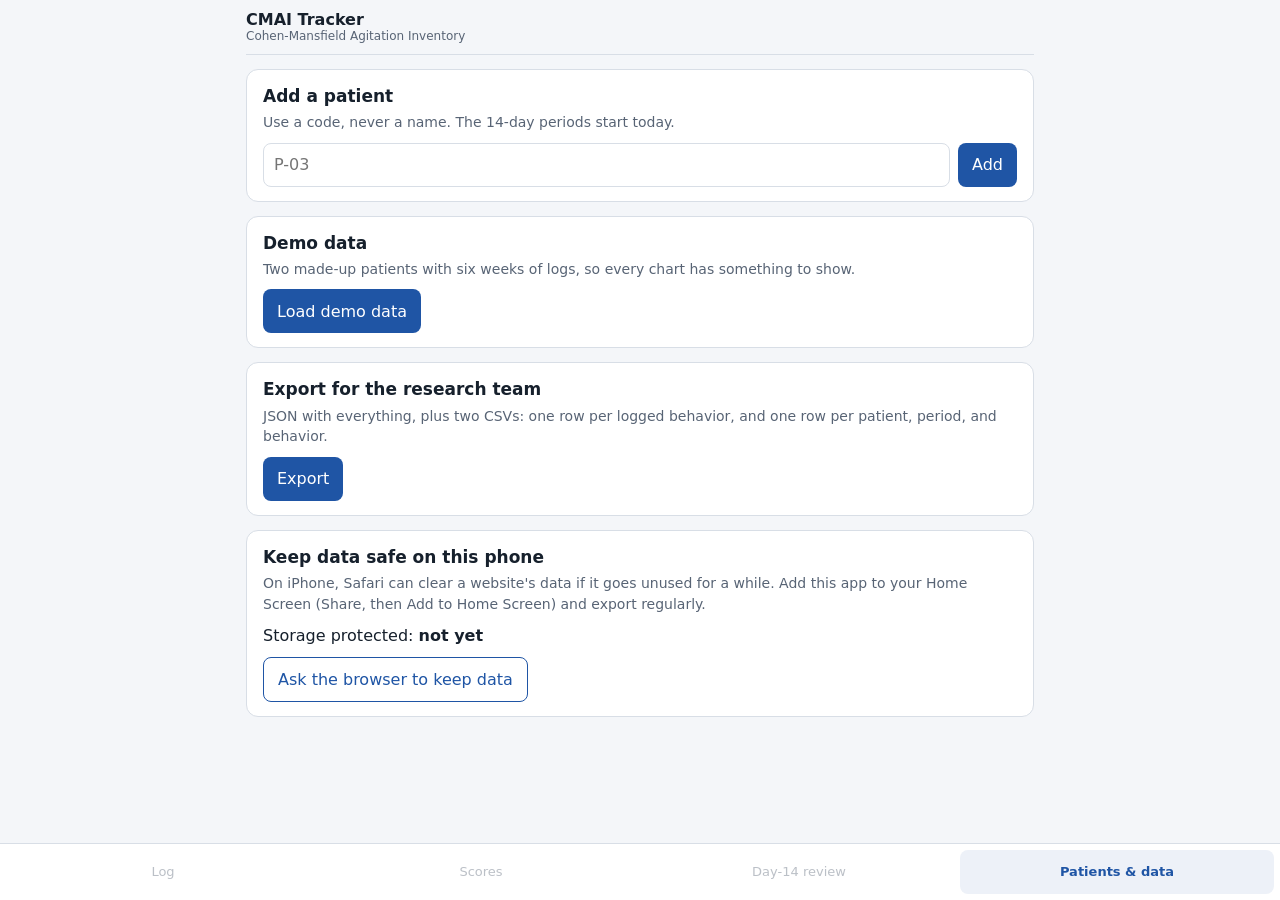
<file: cmai-tracker/index.html>
<!doctype html>
<html lang="en">
  <head>
    <meta charset="UTF-8" />
    <meta name="viewport" content="width=device-width, initial-scale=1, viewport-fit=cover" />
    <meta name="theme-color" content="#1f55a5" />
    <meta name="description" content="Log agitated behaviors and see 14-day CMAI scores." />
    <link rel="icon" href="./icon.svg" type="image/svg+xml" />
    <link rel="apple-touch-icon" href="./apple-touch-icon.png" />
    <title>CMAI Tracker</title>
    <script type="module" crossorigin src="./assets/index-5PcPY4GD.js"></script>
    <link rel="stylesheet" crossorigin href="./assets/index-Civ32ViY.css">
  <link rel="manifest" href="./manifest.webmanifest"></head>
  <body>
    <div id="root"></div>
  </body>
</html>
</file>
<file: cmai-tracker/assets/index-Civ32ViY.css>
:root{color-scheme:light;--bg: #f4f6f9;--surface: #ffffff;--text: #16202c;--text-muted: #586475;--rule: #d8dee6;--accent: #1f55a5;--accent-text: #ffffff;--grid: #e6eaf0;--hover: rgba(31, 85, 165, .08);--series-1: #2a78d6;--series-2: #eb6834;--series-3: #1baf7a;--ok: #1d7a4e;--ok-soft: #e3f3ea;--warn: #a33a2b;--warn-soft: #fbe9e6;--r1: #f4f7fb;--r2: #cde2fb;--r3: #9ec5f4;--r4: #6da7ec;--r5: #3987e5;--r6: #256abf;--r7: #0d366b;--r-dark-text: #ffffff;font-family:system-ui,-apple-system,Segoe UI,sans-serif}@media(prefers-color-scheme:dark){:root:not([data-theme=light]){color-scheme:dark;--bg: #10141a;--surface: #181e27;--text: #e4e9f0;--text-muted: #98a3b3;--rule: #2b3440;--accent: #86adeb;--accent-text: #10141a;--grid: #232a34;--hover: rgba(134, 173, 235, .12);--series-1: #3987e5;--series-2: #d95926;--series-3: #199e70;--ok: #6ccb9a;--ok-soft: #16302a;--warn: #f09a8c;--warn-soft: #3a201c;--r1: #1d232c;--r2: #184f95;--r3: #1c5cab;--r4: #256abf;--r5: #2a78d6;--r6: #5598e7;--r7: #9ec5f4;--r-dark-text: #0b1220}}*{box-sizing:border-box}body{margin:0;background:var(--bg);color:var(--text);font-size:16px;line-height:1.45}button,select,input{font:inherit}button{background:var(--accent);color:var(--accent-text);border:0;border-radius:8px;padding:10px 14px;cursor:pointer;min-height:44px}button.ghost{background:transparent;color:var(--accent);border:1px solid var(--accent)}button:disabled{opacity:.4;cursor:default}button:focus-visible,select:focus-visible,input:focus-visible{outline:3px solid var(--accent);outline-offset:2px}select,input{background:var(--surface);color:var(--text);border:1px solid var(--rule);border-radius:8px;padding:8px 10px;min-height:44px}.app{max-width:820px;margin:0 auto;padding:0 16px calc(84px + env(safe-area-inset-bottom))}.top{position:sticky;top:0;z-index:3;background:var(--bg);display:flex;justify-content:space-between;align-items:center;gap:12px;padding:calc(10px + env(safe-area-inset-top)) 0 10px;border-bottom:1px solid var(--rule)}.brand{display:flex;flex-direction:column;line-height:1.2}.brand .muted{font-size:12px}.sr{position:absolute;width:1px;height:1px;overflow:hidden;clip:rect(0 0 0 0)}.muted{color:var(--text-muted);font-size:14px}.hint{color:var(--text-muted);font-size:14px;margin:14px 0}.tag{display:inline-block;font-size:11px;font-weight:600;padding:1px 6px;border-radius:99px;background:var(--hover);color:var(--accent);margin-left:6px;vertical-align:2px}.empty{padding:40px 0;text-align:center;color:var(--text-muted)}.tabs{position:fixed;left:0;right:0;bottom:0;z-index:4;display:grid;grid-template-columns:repeat(4,1fr);background:var(--surface);border-top:1px solid var(--rule);padding:6px 6px calc(6px + env(safe-area-inset-bottom));gap:4px}.tabs button{background:transparent;color:var(--text-muted);font-size:13px;padding:8px 4px}.tabs button.on{background:var(--hover);color:var(--accent);font-weight:600}.group-title{font-size:15px;text-transform:uppercase;letter-spacing:.04em;color:var(--text-muted);margin:22px 0 8px}.item-grid{display:grid;grid-template-columns:repeat(auto-fill,minmax(230px,1fr));gap:8px}.item-card{background:var(--surface);border:1px solid var(--rule);border-radius:10px;overflow:hidden;display:flex;flex-direction:column}.item-btn{background:transparent;color:var(--text);text-align:left;border-radius:0;padding:12px;display:flex;flex-direction:column;gap:4px;flex:1}.item-btn:active{background:var(--hover)}.item-name{font-weight:600}.item-num{display:inline-block;min-width:30px;color:var(--text-muted);font-variant-numeric:tabular-nums}.item-def{font-size:13px;color:var(--text-muted)}.today{font-size:12px;font-weight:600;color:var(--accent)}.info-btn{background:transparent;color:var(--text-muted);border-top:1px solid var(--rule);border-radius:0;font-size:13px;min-height:36px;padding:6px 12px;text-align:left}.not-count{margin:0;padding:0 12px 12px;font-size:13px;color:var(--warn)}.toast{position:fixed;left:50%;transform:translate(-50%);bottom:calc(76px + env(safe-area-inset-bottom));width:min(780px,calc(100% - 24px));background:var(--text);color:var(--bg);border-radius:12px;padding:10px 12px;z-index:5;box-shadow:0 6px 24px #00000040}.toast-row{display:flex;align-items:center;gap:8px;flex-wrap:wrap}.toast-row span{flex:1 1 180px}.toast button{background:var(--bg);color:var(--text);min-height:40px}.toast button.ghost{background:transparent;color:var(--bg);border-color:var(--bg)}.toast-details{display:grid;gap:8px;margin-top:10px;font-size:14px}.toast-details label{display:flex;flex-direction:column;gap:4px}.toast-details label:first-child{flex-direction:row;align-items:center}.card{background:var(--surface);border:1px solid var(--rule);border-radius:12px;padding:14px 16px;margin:14px 0}.card h2{font-size:17px;margin:0 0 4px}.card p{margin:0 0 10px}.row{display:flex;gap:8px}.row input{flex:1}.msg{background:var(--ok-soft);color:var(--ok);padding:10px 12px;border-radius:8px}.period-chips{display:flex;gap:6px;overflow-x:auto;padding:14px 0 2px}.chip{background:var(--surface);color:var(--text);border:1px solid var(--rule);white-space:nowrap;font-size:13px;min-height:38px}.chip.on{border-color:var(--accent);color:var(--accent);font-weight:600}.status-row{display:grid;grid-template-columns:repeat(auto-fit,minmax(170px,1fr));gap:8px}.status{display:flex;flex-direction:column;padding:10px 12px;border-radius:8px;font-size:14px}.status.ok{background:var(--ok-soft);color:var(--ok)}.status.warn{background:var(--warn-soft);color:var(--warn)}.heat-wrap{overflow-x:auto;margin-bottom:10px}.heat{border-collapse:separate;border-spacing:2px;font-size:14px;width:100%}.heat th{text-align:left;font-weight:500;padding:4px 6px}.heat tbody th{min-width:150px;font-size:13px;line-height:1.25}.heat .open{opacity:.55}.heat thead th{text-align:center;color:var(--text-muted);font-size:12px}.heat thead th:first-child{text-align:left}.heat .sub{display:block;font-size:11px}.heat td{text-align:center;width:54px;height:34px;border-radius:4px;font-variant-numeric:tabular-nums;font-weight:600;position:relative}.heat .dot{position:absolute;top:0;right:4px}.r1{background:var(--r1);color:var(--text-muted)}.r2{background:var(--r2);color:var(--text)}.r3{background:var(--r3);color:var(--text)}.r4{background:var(--r4);color:var(--text)}.r5{background:var(--r5);color:var(--r-dark-text)}.r6{background:var(--r6);color:var(--r-dark-text)}.r7{background:var(--r7);color:var(--r-dark-text)}.r8,.r9{background:repeating-linear-gradient(45deg,var(--r1),var(--r1) 4px,var(--rule) 4px,var(--rule) 6px);color:var(--text-muted)}@media(prefers-color-scheme:dark){:root:not([data-theme=light]) .r2,:root:not([data-theme=light]) .r3,:root:not([data-theme=light]) .r4{color:#fff}}.chart{width:100%}.period-pick{display:flex;flex-direction:column;gap:4px;margin-top:14px;font-size:14px;color:var(--text-muted)}.review-list{list-style:none;padding:0;margin:0 0 14px;display:grid;gap:6px}.review-list li{background:var(--surface);border:1px solid var(--rule);border-radius:10px;padding:10px 12px;display:grid;gap:6px}.review-list li.changed{border-color:var(--series-2)}
</file>
